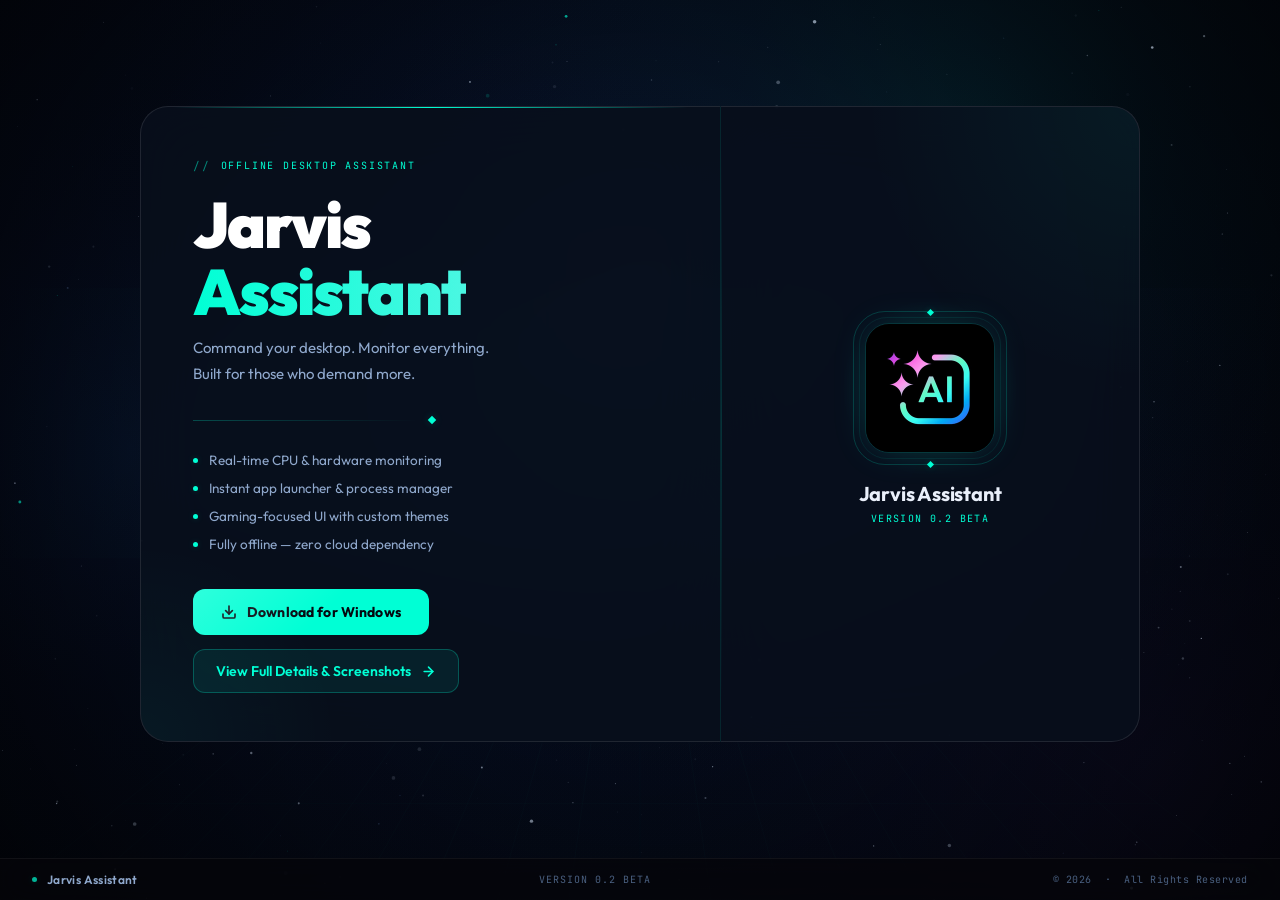
<file: index.html>
<!DOCTYPE html>
<html lang="en">
<head>
<meta charset="UTF-8">
<meta name="viewport" content="width=device-width, initial-scale=1.0">
<title>Jarvis Assistant</title>
<link href="https://fonts.googleapis.com/css2?family=Outfit:wght@300;400;500;600;700;800;900&family=JetBrains+Mono:wght@400;500&display=swap" rel="stylesheet">
<style>
:root {
  --teal:        #00ffd5;
  --teal-2:      #00c9a7;
  --teal-glow:   rgba(0,255,213,0.18);
  --teal-dim:    rgba(0,255,213,0.08);
  --teal-border: rgba(0,255,213,0.25);
  --bg:          #04080f;
  --bg2:         #080f1c;
  --bg3:         #0d1828;
  --border:      rgba(255,255,255,0.06);
  --border-md:   rgba(255,255,255,0.10);
  --text:        #eaf0fb;
  --text-2:      #8fa8cc;
  --text-3:      #4a6080;
  --font-h:      'Outfit', sans-serif;
  --font-mono:   'JetBrains Mono', monospace;
}
*,*::before,*::after{margin:0;padding:0;box-sizing:border-box}
html{scroll-behavior:smooth}

body {
  background: radial-gradient(ellipse at 50% 0%, #08142e 0%, #020408 60%);
  color: var(--text);
  font-family: var(--font-h);
  min-height: 100vh;
  overflow: hidden;
  display: flex;
  align-items: center;
  justify-content: center;
  padding-bottom: 52px;
}

/* ── GRAIN ── */
body::before {
  content:'';
  position:fixed;inset:0;
  background-image:url("data:image/svg+xml,%3Csvg viewBox='0 0 200 200' xmlns='http://www.w3.org/2000/svg'%3E%3Cfilter id='n'%3E%3CfeTurbulence type='fractalNoise' baseFrequency='0.85' numOctaves='4' stitchTiles='stitch'/%3E%3C/filter%3E%3Crect width='100%25' height='100%25' filter='url(%23n)'/%3E%3C/svg%3E");
  opacity:0.04;z-index:0;pointer-events:none;
}

/* ── CANVAS ── */
#bg-canvas{position:fixed;inset:0;z-index:0;pointer-events:none}

/* ══════════════════════════════════
   SPLIT LAYOUT — left text / right logo
══════════════════════════════════ */
.layout {
  position:relative;z-index:10;
  width:min(1000px, 96vw);
  display:grid;
  grid-template-columns: 1fr 420px;
  gap:0;
  min-height:min(560px, 90vh);
  animation: pageIn .9s cubic-bezier(.22,1,.36,1) both;
}
@keyframes pageIn{
  from{opacity:0;transform:translateY(20px)}
  to{opacity:1;transform:none}
}

/* ── LEFT PANEL ── */
.left {
  padding: 52px 50px 48px 52px;
  display:flex;flex-direction:column;justify-content:center;
  border: 1px solid var(--border-md);
  border-right: none;
  border-radius: 28px 0 0 28px;
  background: rgba(8,15,28,0.88);
  backdrop-filter:blur(30px);
  position:relative;overflow:hidden;
}
.left::before {
  content:'';
  position:absolute;top:0;left:32px;right:32px;height:1px;
  background:linear-gradient(90deg,transparent,var(--teal),transparent);
}
.left::after {
  content:'';
  position:absolute;bottom:0;left:0;
  width:200px;height:200px;
  background:radial-gradient(circle at bottom left,rgba(0,255,213,0.05),transparent 70%);
  pointer-events:none;
}

.eyebrow {
  font-family:var(--font-mono);
  font-size:10px;letter-spacing:.18em;text-transform:uppercase;
  color:var(--teal);opacity:.8;
  margin-bottom:18px;
  display:flex;align-items:center;gap:10px;
  animation: fadeUp .6s .15s both;
}
.eyebrow::before{content:'//';opacity:.5;font-size:11px}

h1 {
  font-family:var(--font-h);
  font-size:clamp(40px,5.5vw,64px);
  font-weight:900;
  letter-spacing:-.03em;
  line-height:1.05;
  margin-bottom:10px;
  animation: fadeUp .6s .22s both;
}
h1 .white{color:#fff}
h1 .teal{
  background:linear-gradient(90deg,var(--teal),#4af7e2);
  -webkit-background-clip:text;-webkit-text-fill-color:transparent;background-clip:text;
}

.tagline {
  font-size:15px;font-weight:400;
  color:var(--text-2);line-height:1.75;
  margin-bottom:30px;
  animation: fadeUp .6s .29s both;
}

/* decorative rule */
.rule {
  display:flex;align-items:center;gap:12px;
  margin-bottom:28px;
  animation: fadeUp .6s .34s both;
}
.rule-line{flex:1;height:1px;background:linear-gradient(to right,rgba(0,255,213,0.25),transparent)}
.rule-diamond {
  width:6px;height:6px;
  background:var(--teal);
  transform:rotate(45deg);
  flex-shrink:0;
  box-shadow:0 0 8px var(--teal-glow);
}

/* feature list */
.features {
  display:flex;flex-direction:column;gap:10px;
  margin-bottom:36px;
  animation: fadeUp .6s .38s both;
}
.feat-item {
  display:flex;align-items:center;gap:11px;
  font-size:13.5px;color:var(--text-2);font-weight:400;
}
.feat-item::before {
  content:'';width:5px;height:5px;border-radius:50%;
  background:var(--teal);flex-shrink:0;
  box-shadow:0 0 6px var(--teal-glow);
}

/* download button */
.dl-btn {
  display:inline-flex;align-items:center;gap:10px;
  padding:14px 28px;
  background:var(--teal);
  color:#04080f;
  font-family:var(--font-h);font-size:14px;font-weight:700;
  letter-spacing:.01em;
  border-radius:12px;
  text-decoration:none;
  position:relative;overflow:hidden;
  transition:all .22s;
  align-self:flex-start;
  animation: fadeUp .6s .44s both;
}
.dl-btn::after {
  content:'';
  position:absolute;inset:0;
  background:linear-gradient(135deg,rgba(255,255,255,.18) 0%,transparent 55%);
  pointer-events:none;
}
.dl-btn:hover{
  transform:translateY(-3px);
  box-shadow:0 16px 44px var(--teal-glow),0 0 0 1px var(--teal-2);
}
.dl-btn:active{transform:translateY(0)}
.dl-btn svg{flex-shrink:0;transition:transform .22s}
.dl-btn:hover svg{transform:translateY(2px)}

/* about link */
.about-link {
  margin-top:14px;
  display:inline-flex;align-items:center;gap:10px;
  padding:12px 22px;
  font-family:var(--font-h);font-size:14px;font-weight:600;
  color:var(--teal);
  text-decoration:none;
  border:1px solid var(--teal-border);
  border-radius:12px;
  background:var(--teal-dim);
  transition:all .25s;
  animation: fadeUp .6s .5s both;
  align-self:flex-start;
}
.about-link:hover{
  background:rgba(0,255,213,0.14);
  border-color:rgba(0,255,213,0.5);
  color:#fff;
  transform:translateY(-2px);
  box-shadow:0 8px 28px var(--teal-glow);
}
.about-link svg{transition:transform .25s;flex-shrink:0}
.about-link:hover svg{transform:translateX(4px)}

/* ── RIGHT PANEL ── */
.right {
  border:1px solid var(--border-md);
  border-left:1px solid rgba(0,255,213,0.1);
  border-radius:0 28px 28px 0;
  background:rgba(8,15,28,0.92);
  backdrop-filter:blur(30px);
  display:flex;flex-direction:column;
  align-items:center;justify-content:center;
  position:relative;overflow:hidden;
  padding:48px 40px;
}
.right::before {
  content:'';
  position:absolute;top:40px;bottom:40px;left:0;width:1px;
  background:linear-gradient(to bottom,transparent,rgba(0,255,213,0.15),transparent);
}
.right::after {
  content:'';
  position:absolute;top:0;right:0;
  width:280px;height:280px;
  background:radial-gradient(circle at top right,rgba(0,255,213,0.05),transparent 70%);
  pointer-events:none;
}

/* logo presentation */
.logo-stage {
  position:relative;
  width:130px;height:130px;
  margin-bottom:28px;
  animation: logoIn 1s .2s cubic-bezier(.22,1,.36,1) both;
}
@keyframes logoIn{
  from{opacity:0;transform:scale(0.75) rotate(-12deg)}
  to{opacity:1;transform:none}
}
.logo-glow {
  position:absolute;inset:-24px;border-radius:50%;
  background:radial-gradient(circle,rgba(0,255,213,0.12),transparent 70%);
  animation:breathe 4s ease-in-out infinite;
}
@keyframes breathe{
  0%,100%{transform:scale(1);opacity:.7}
  50%{transform:scale(1.12);opacity:1}
}
.logo-ring-outer {
  position:absolute;inset:-12px;border-radius:32px;
  border:1px solid rgba(0,255,213,0.18);
  animation:spinSlow 18s linear infinite;
}
.logo-ring-outer::before,
.logo-ring-outer::after {
  content:'';
  position:absolute;width:5px;height:5px;
  background:var(--teal);transform:rotate(45deg);
  box-shadow:0 0 7px var(--teal-glow);
}
.logo-ring-outer::before{top:-2.5px;left:50%;margin-left:-2.5px}
.logo-ring-outer::after{bottom:-2.5px;left:50%;margin-left:-2.5px}
@keyframes spinSlow{to{transform:rotate(360deg)}}
.logo-ring-inner {
  position:absolute;inset:-6px;border-radius:28px;
  border:1px solid rgba(0,255,213,0.08);
  animation:spinSlow 10s linear infinite reverse;
}
.logo-img {
  width:130px;height:130px;border-radius:24px;
  object-fit:cover;
  border:1px solid rgba(0,255,213,0.15);
  position:relative;z-index:2;
  box-shadow:0 0 36px rgba(0,255,213,0.1),inset 0 1px 0 rgba(255,255,255,0.06);
}
.logo-fallback {
  width:130px;height:130px;border-radius:24px;
  background:linear-gradient(135deg,rgba(0,255,213,.12),rgba(37,99,235,.08));
  border:1px solid rgba(0,255,213,0.15);
  display:flex;align-items:center;justify-content:center;
  font-family:var(--font-h);font-size:52px;font-weight:900;
  color:var(--teal);position:relative;z-index:2;
}

/* product name under logo */
.product-name {
  font-family:var(--font-h);font-size:20px;font-weight:700;
  letter-spacing:-.01em;color:var(--text);
  margin-bottom:6px;text-align:center;
  animation: fadeUp .6s .4s both;
}
.product-ver {
  font-family:var(--font-mono);font-size:10px;
  letter-spacing:.14em;text-transform:uppercase;
  color:var(--teal);opacity:.7;
  text-align:center;
  animation: fadeUp .6s .46s both;
}

/* ── FOOTER ── */
.footer {
  position:fixed;bottom:0;left:0;right:0;
  z-index:20;
  display:flex;align-items:center;justify-content:space-between;
  padding:13px 32px;
  background:rgba(6,6,10,0.72);
  backdrop-filter:blur(16px);
  border-top:1px solid rgba(255,255,255,0.05);
}
.footer-left {
  display:flex;align-items:center;gap:10px;
}
.footer-dot {
  width:5px;height:5px;border-radius:50%;
  background:var(--teal);opacity:.7;
  box-shadow:0 0 6px var(--teal-glow);
}
.footer-brand {
  font-family:var(--font-body);font-size:12px;font-weight:600;
  color:var(--text-2);letter-spacing:.03em;
}
.footer-center {
  font-family:var(--font-mono);font-size:10px;
  letter-spacing:.1em;text-transform:uppercase;
  color:var(--text-3);
}
.footer-right {
  font-family:var(--font-mono);font-size:10px;
  color:var(--text-3);letter-spacing:.05em;
}

@keyframes fadeUp{
  from{opacity:0;transform:translateY(12px)}
  to{opacity:1;transform:none}
}

/* ── RESPONSIVE ── */
@media(max-width:760px){
  .layout{grid-template-columns:1fr;min-height:auto;max-height:95vh;overflow-y:auto}
  .left{border-right:1px solid var(--border-md);border-bottom:none;border-radius:24px 24px 0 0;padding:40px 28px 32px}
  .right{border-left:1px solid var(--border-md);border-radius:0 0 24px 24px;padding:36px 28px 40px}
  .right::before{display:none}
  .dl-btn{align-self:stretch;justify-content:center}
  .about-link{align-self:stretch;justify-content:center}
  .footer-center{display:none}
}
</style>
</head>
<body>

<canvas id="bg-canvas"></canvas>

<div class="layout">

  <!-- ══ LEFT — HERO TEXT ══ -->
  <div class="left">

    <div class="eyebrow">Offline Desktop Assistant</div>

    <h1>
      <span class="white">Jarvis</span><br>
      <span class="teal">Assistant</span>
    </h1>

    <p class="tagline">Command your desktop. Monitor everything.<br>Built for those who demand more.</p>

    <div class="rule">
      <div class="rule-line"></div>
      <div class="rule-diamond"></div>
      <div class="rule-line" style="background:linear-gradient(to left,var(--gold-border),transparent)"></div>
    </div>

    <div class="features">
      <div class="feat-item">Real-time CPU & hardware monitoring</div>
      <div class="feat-item">Instant app launcher &amp; process manager</div>
      <div class="feat-item">Gaming-focused UI with custom themes</div>
      <div class="feat-item">Fully offline — zero cloud dependency</div>
    </div>

    <a class="dl-btn"
       href="https://github.com/sutharvandan999/jarvis-assistant1/releases/download/v0.1/Jarvis.Assistant.exe">
      <svg width="16" height="16" viewBox="0 0 24 24" fill="none" stroke="currentColor" stroke-width="2.5" stroke-linecap="round" stroke-linejoin="round">
        <path d="M21 15v4a2 2 0 01-2 2H5a2 2 0 01-2-2v-4"/>
        <polyline points="7 10 12 15 17 10"/>
        <line x1="12" y1="15" x2="12" y2="3"/>
      </svg>
      Download for Windows
    </a>

    <a class="about-link" href="about.html">
      View Full Details &amp; Screenshots
      <svg width="15" height="15" viewBox="0 0 24 24" fill="none" stroke="currentColor" stroke-width="2.5" stroke-linecap="round" stroke-linejoin="round">
        <line x1="5" y1="12" x2="19" y2="12"/><polyline points="12 5 19 12 12 19"/>
      </svg>
    </a>

  </div>

  <!-- ══ RIGHT — LOGO + STATS ══ -->
  <div class="right">

    <div class="logo-stage">
      <div class="logo-glow"></div>
      <div class="logo-ring-outer"></div>
      <div class="logo-ring-inner"></div>
      <img class="logo-img" src="assets/jarvis.ico" alt="Jarvis"
           onerror="this.style.display='none';this.nextElementSibling.style.display='flex'">
      <div class="logo-fallback" style="display:none">J</div>
    </div>

    <div class="product-name">Jarvis Assistant</div>
    <div class="product-ver">Version 0.2 Beta</div>



  </div>

</div>

<footer class="footer">
  <div class="footer-left">
    <div class="footer-dot"></div>
    <span class="footer-brand">Jarvis Assistant</span>
  </div>
  <div class="footer-center">Version 0.2 Beta</div>
  <div class="footer-right">© 2026 &nbsp;·&nbsp; All Rights Reserved</div>
</footer>

<script>
const cv=document.getElementById('bg-canvas'),cx=cv.getContext('2d');
let W,H;
const resize=()=>{W=cv.width=innerWidth;H=cv.height=innerHeight;buildNebula();buildStars();};
window.addEventListener('resize',resize);

let nebCv,nebCx;
function buildNebula(){
  nebCv=document.createElement('canvas');nebCv.width=W;nebCv.height=H;
  nebCx=nebCv.getContext('2d');
  const base=nebCx.createRadialGradient(W*.5,H*.3,0,W*.5,H*.3,W*.85);
  base.addColorStop(0,'rgba(8,20,46,1)');base.addColorStop(.4,'rgba(5,12,28,1)');base.addColorStop(1,'rgba(2,4,10,1)');
  nebCx.fillStyle=base;nebCx.fillRect(0,0,W,H);
  const n1=nebCx.createRadialGradient(W*.75,H*.15,0,W*.75,H*.15,W*.45);
  n1.addColorStop(0,'rgba(0,255,213,0.09)');n1.addColorStop(.4,'rgba(0,180,150,0.04)');n1.addColorStop(1,'rgba(0,100,90,0)');
  nebCx.fillStyle=n1;nebCx.fillRect(0,0,W,H);
  const n2=nebCx.createRadialGradient(W*.1,H*.5,0,W*.1,H*.5,W*.55);
  n2.addColorStop(0,'rgba(37,99,235,0.1)');n2.addColorStop(.35,'rgba(20,50,160,0.05)');n2.addColorStop(1,'rgba(10,20,80,0)');
  nebCx.fillStyle=n2;nebCx.fillRect(0,0,W,H);
  const n3=nebCx.createRadialGradient(W*.9,H*.85,0,W*.9,H*.85,W*.4);
  n3.addColorStop(0,'rgba(120,60,220,0.07)');n3.addColorStop(.5,'rgba(80,30,160,0.03)');n3.addColorStop(1,'rgba(40,10,80,0)');
  nebCx.fillStyle=n3;nebCx.fillRect(0,0,W,H);
  const aurora=nebCx.createLinearGradient(0,H*.38,W,H*.55);
  aurora.addColorStop(0,'rgba(0,255,213,0)');aurora.addColorStop(.2,'rgba(0,255,213,0.025)');
  aurora.addColorStop(.5,'rgba(0,180,150,0.04)');aurora.addColorStop(.8,'rgba(37,99,235,0.025)');aurora.addColorStop(1,'rgba(37,99,235,0)');
  nebCx.fillStyle=aurora;nebCx.fillRect(0,H*.32,W,H*.3);
  const gx=W*.5,gy=H*.44;
  nebCx.save();nebCx.strokeStyle='rgba(0,255,213,0.028)';nebCx.lineWidth=0.8;
  for(let i=0;i<=18;i++){const bx=(i/18)*W;nebCx.beginPath();nebCx.moveTo(gx,gy);nebCx.lineTo(bx,H);nebCx.stroke();}
  for(let r=0;r<10;r++){const t=Math.pow(r/9,1.8);const ly=gy+(H-gy)*t;const lx0=gx-(gx)*t,lx1=gx+(W-gx)*t;nebCx.beginPath();nebCx.moveTo(lx0,ly);nebCx.lineTo(lx1,ly);nebCx.stroke();}
  nebCx.restore();
  const vig=nebCx.createRadialGradient(W/2,H/2,H*.18,W/2,H/2,H*.95);
  vig.addColorStop(0,'rgba(0,0,0,0)');vig.addColorStop(1,'rgba(0,0,0,0.68)');
  nebCx.fillStyle=vig;nebCx.fillRect(0,0,W,H);
}

const LAYERS=[{count:300,rMin:.2,rMax:.6,aMax:.45,spd:.008},{count:130,rMin:.5,rMax:1.1,aMax:.65,spd:.012},{count:50,rMin:.9,rMax:1.9,aMax:.9,spd:.018}];
let sf=[];
function buildStars(){
  sf=[];
  LAYERS.forEach(l=>{
    for(let i=0;i<l.count;i++){
      const r=Math.random();
      sf.push({x:Math.random()*W,y:Math.random()*H,r:l.rMin+Math.random()*(l.rMax-l.rMin),ba:(0.2+Math.random()*.8)*l.aMax,ph:Math.random()*Math.PI*2,sp:l.spd*(0.5+Math.random()),c:r<.08?'0,255,213':r<.14?'150,190,255':'220,235,255'});
    }
  });
}
let tick=0;
function drawStars(){
  tick+=.016;
  sf.forEach(s=>{const a=s.ba*(0.5+0.5*Math.sin(s.ph+tick*s.sp));cx.beginPath();cx.arc(s.x,s.y,s.r,0,Math.PI*2);cx.fillStyle=`rgba(${s.c},${a})`;cx.fill();});
}

const ANG=35,RAD=ANG*Math.PI/180,CS=Math.cos(RAD),SN=Math.sin(RAD);
class SS{
  constructor(){this.alive=false}
  spawn(){
    this.alive=true;
    const e=Math.random();
    if(e<.7){this.x=Math.random()*W*1.4-W*.2;this.y=-10;}
    else{this.x=-10;this.y=Math.random()*H*.5;}
    this.spd=Math.random()*14+10;this.len=Math.random()*180+80;
    this.w=Math.random()*1.5+0.6;this.life=0;this.ml=Math.floor((this.len+W)/this.spd)+20;
    const r=Math.random();this.col=r<.55?'210,240,255':r<.85?'0,255,213':'120,160,255';
  }
  tick(){if(!this.alive)return;this.x+=this.spd*CS;this.y+=this.spd*SN;this.life++;if(this.x>W+60||this.y>H+60||this.life>this.ml)this.alive=false;}
  draw(){
    if(!this.alive)return;
    const p=this.life/this.ml,a=Math.sin(p*Math.PI);
    const tx=this.x-CS*this.len,ty=this.y-SN*this.len;
    const g=cx.createLinearGradient(tx,ty,this.x,this.y);
    g.addColorStop(0,`rgba(${this.col},0)`);g.addColorStop(.3,`rgba(${this.col},${a*.15})`);g.addColorStop(1,`rgba(${this.col},${a})`);
    cx.save();cx.beginPath();cx.moveTo(tx,ty);cx.lineTo(this.x,this.y);cx.strokeStyle=g;cx.lineWidth=this.w;cx.lineCap='round';cx.stroke();
    const fl=cx.createRadialGradient(this.x,this.y,0,this.x,this.y,this.w*3);
    fl.addColorStop(0,`rgba(255,255,255,${a*.9})`);fl.addColorStop(.4,`rgba(${this.col},${a*.5})`);fl.addColorStop(1,`rgba(${this.col},0)`);
    cx.beginPath();cx.arc(this.x,this.y,this.w*3,0,Math.PI*2);cx.fillStyle=fl;cx.fill();cx.restore();
  }
}
const pool=Array.from({length:6},()=>new SS());
let nextS=Date.now()+Math.random()*2000+800;
function maybeSpawn(){const now=Date.now();if(now<nextS)return;const s=pool.find(s=>!s.alive);if(s)s.spawn();nextS=now+Math.random()*3700+800;}

resize();
function loop(){
  cx.clearRect(0,0,W,H);
  cx.drawImage(nebCv,0,0);
  drawStars();maybeSpawn();
  pool.forEach(s=>{s.tick();s.draw();});
  requestAnimationFrame(loop);
}
loop();
</script>
</body>
</html>
</file>
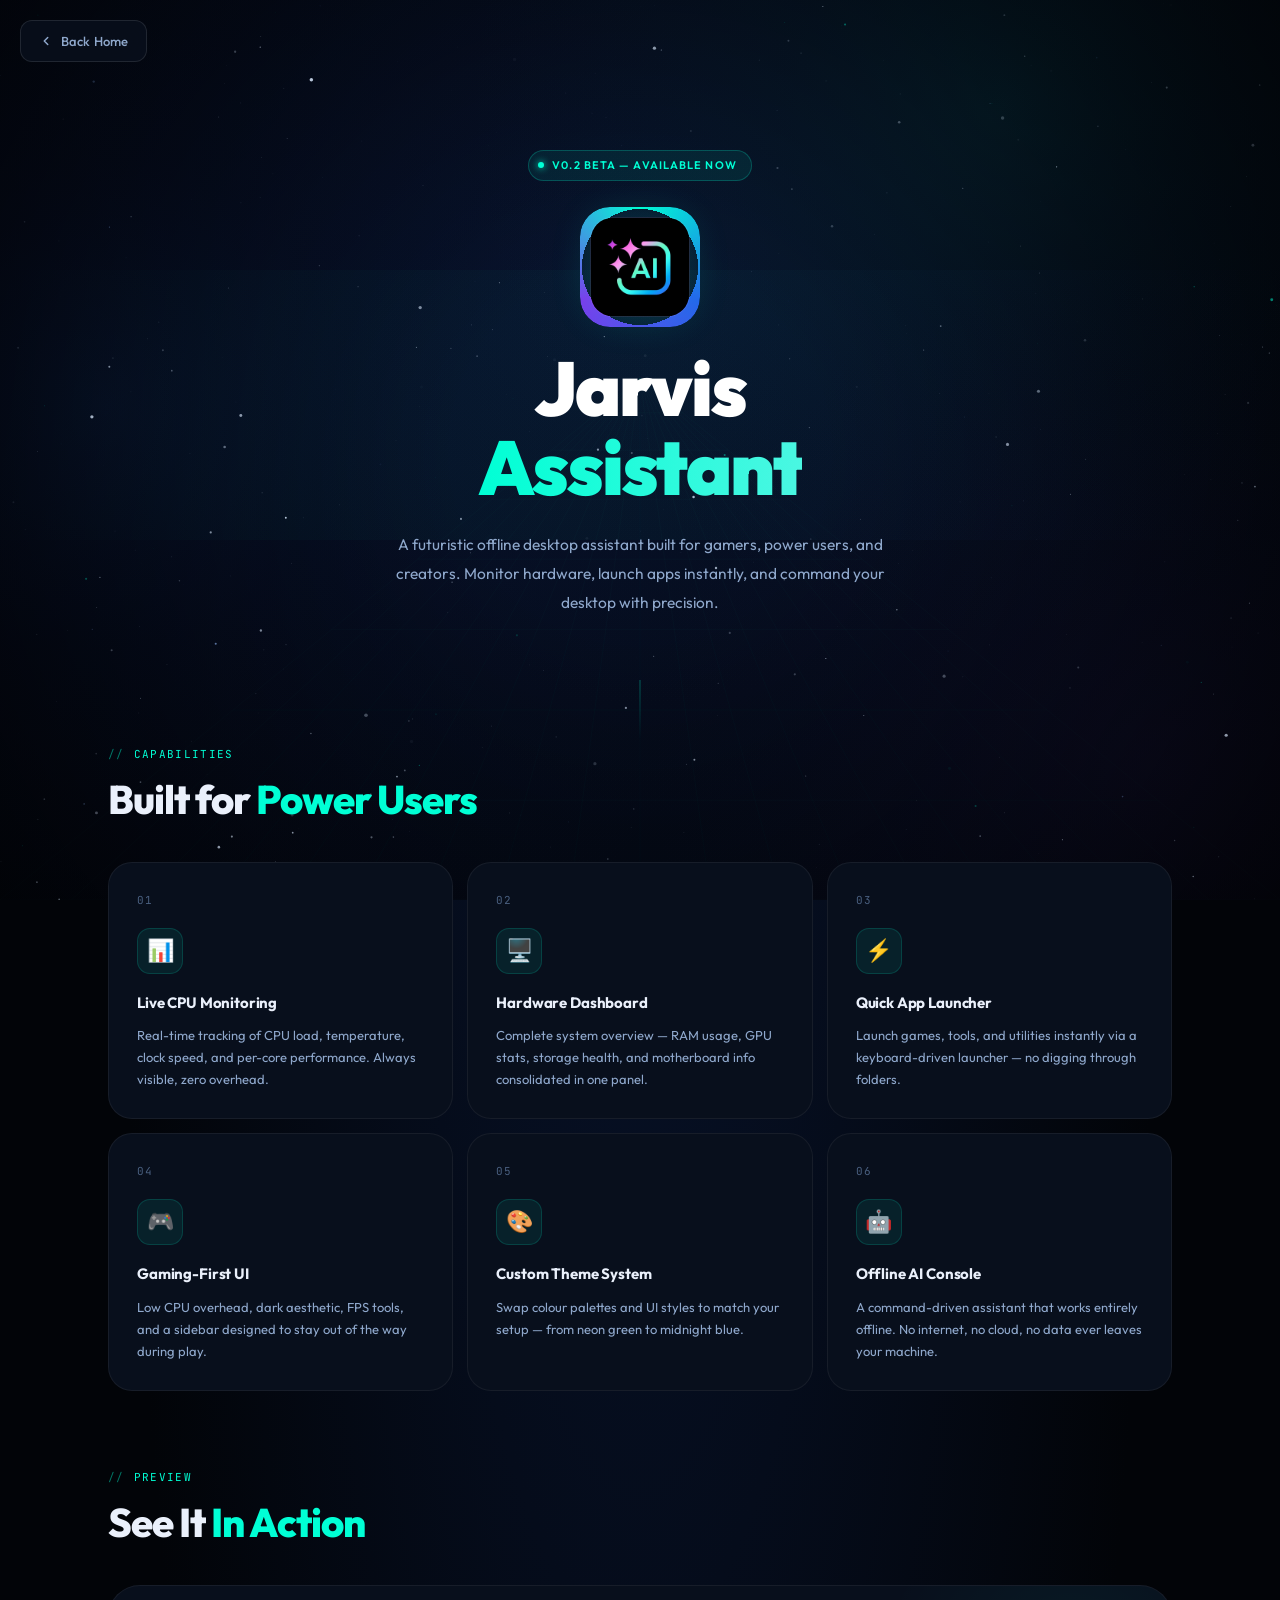
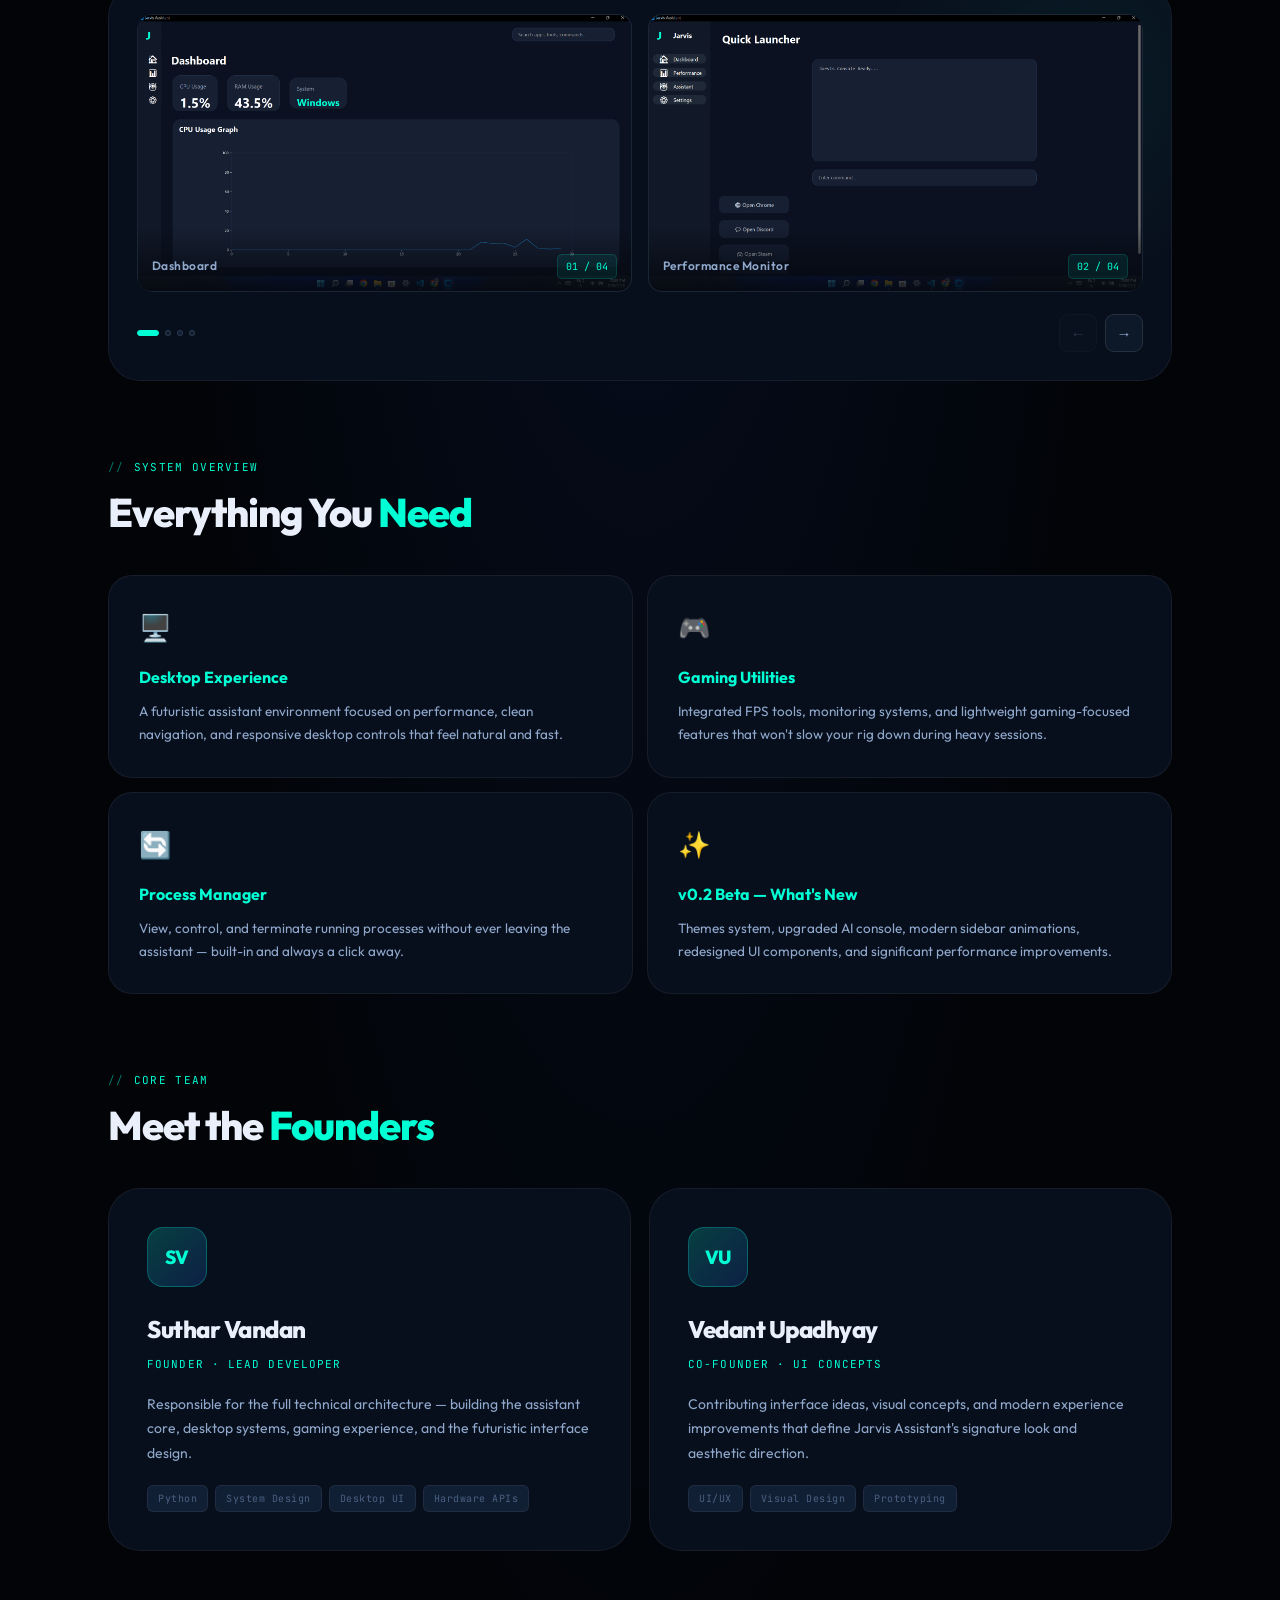
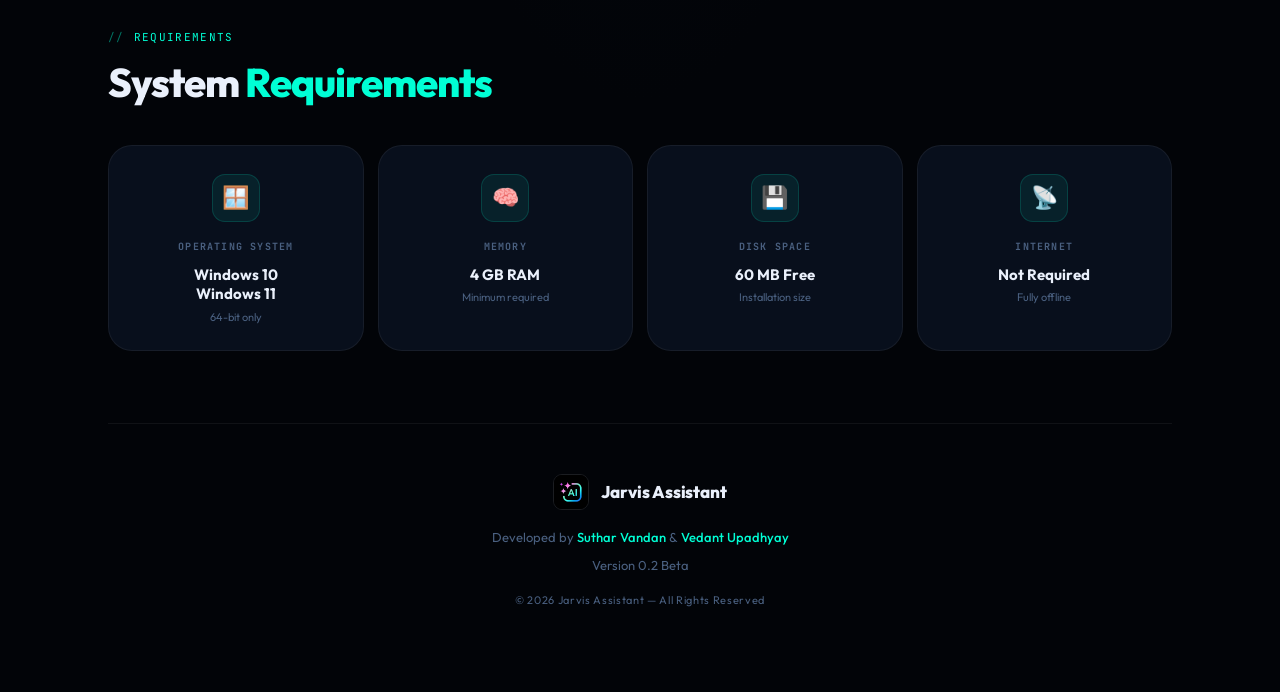
<file: about.html>
<!DOCTYPE html>
<html lang="en">
<head>
<meta charset="UTF-8">
<meta name="viewport" content="width=device-width, initial-scale=1.0">
<title>Jarvis Assistant — About</title>
<link href="https://fonts.googleapis.com/css2?family=Outfit:wght@300;400;500;600;700;800;900&family=JetBrains+Mono:wght@400;500&display=swap" rel="stylesheet">
<style>
:root {
  --teal: #00ffd5;
  --teal-2: #00c9a7;
  --blue: #2563eb;
  --teal-glow: rgba(0,255,213,0.18);
  --teal-dim: rgba(0,255,213,0.08);
  --blue-dim: rgba(37,99,235,0.12);
  --bg:   #04080f;
  --bg2:  #080f1c;
  --bg3:  #0d1828;
  --bg4:  #111f35;
  --border:       rgba(255,255,255,0.06);
  --border-md:    rgba(255,255,255,0.10);
  --border-teal:  rgba(0,255,213,0.35);
  --text:       #eaf0fb;
  --text-2:     #8fa8cc;
  --text-3:     #4a6080;
  --font-h: 'Outfit', sans-serif;
  --font-mono: 'JetBrains Mono', monospace;
  --r: 16px;
  --r-lg: 24px;
  --r-xl: 32px;
}
*,*::before,*::after{margin:0;padding:0;box-sizing:border-box}
html{scroll-behavior:smooth}
body{
  background:radial-gradient(ellipse at 50% 0%, #08142e 0%, #020408 60%);
  color:var(--text);
  font-family:var(--font-h);
  font-size:15px;
  line-height:1.7;
  overflow-x:hidden;
  min-height:100vh;
}

/* ── NOISE GRAIN OVERLAY ── */
body::before{
  content:'';
  position:fixed;inset:0;
  background-image:url("data:image/svg+xml,%3Csvg viewBox='0 0 256 256' xmlns='http://www.w3.org/2000/svg'%3E%3Cfilter id='noise'%3E%3CfeTurbulence type='fractalNoise' baseFrequency='0.9' numOctaves='4' stitchTiles='stitch'/%3E%3C/filter%3E%3Crect width='100%25' height='100%25' filter='url(%23noise)'/%3E%3C/svg%3E");
  opacity:0.038;
  z-index:0;
  pointer-events:none;
}

/* ── CANVAS ── */
#bg-canvas{position:fixed;inset:0;z-index:0;pointer-events:none}

/* ── BACK BTN ── */
.back-btn{
  position:fixed;top:20px;left:20px;z-index:9999;
  display:inline-flex;align-items:center;gap:8px;
  padding:9px 18px;
  background:rgba(8,15,28,0.88);
  backdrop-filter:blur(20px);
  border:1px solid var(--border-md);
  color:var(--text-2);
  text-decoration:none;
  border-radius:12px;
  font-family:var(--font-h);font-size:13px;font-weight:500;
  transition:all .25s;letter-spacing:.01em;
}
.back-btn:hover{background:var(--teal);color:#04080f;border-color:transparent;transform:translateY(-2px);box-shadow:0 8px 28px var(--teal-glow)}
.back-btn .arrow{transition:transform .25s}
.back-btn:hover .arrow{transform:translateX(-3px)}

/* ── PAGE ── */
.page{position:relative;z-index:1;max-width:1120px;margin:0 auto;padding:80px 28px 50px}

/* ── HERO ── */
.hero{
  text-align:center;padding:70px 20px 80px;
  position:relative;
}
.hero::after{
  content:'';
  position:absolute;bottom:0;left:50%;transform:translateX(-50%);
  width:1px;height:60px;
  background:linear-gradient(to bottom,var(--border-teal),transparent);
}

/* pill badge */
.badge{
  display:inline-flex;align-items:center;gap:8px;
  padding:5px 14px 5px 9px;
  background:var(--teal-dim);
  border:1px solid rgba(0,255,213,0.22);
  border-radius:999px;
  font-size:11px;letter-spacing:.1em;text-transform:uppercase;
  color:var(--teal);font-weight:600;margin-bottom:36px;
}
.badge-dot{
  width:6px;height:6px;border-radius:50%;
  background:var(--teal);box-shadow:0 0 7px var(--teal);
  animation:blink 2.4s ease-in-out infinite;
}
@keyframes blink{0%,100%{opacity:1}50%{opacity:.35}}

/* logo */
.logo-wrap{
  position:relative;width:100px;height:100px;
  margin:0 auto 32px;
}
.logo-wrap img{
  width:100px;height:100px;border-radius:22px;
  object-fit:cover;
  border:1px solid var(--border-md);
  position:relative;z-index:2;
  box-shadow:0 0 40px rgba(0,255,213,.15);
}
.logo-ring{
  position:absolute;inset:-10px;border-radius:30px;
  background:conic-gradient(from 0deg, var(--teal), #2563eb, #7c3aed, var(--teal));
  animation:spin 6s linear infinite;
  border-radius:30px;
  z-index:1;
  -webkit-mask:radial-gradient(farthest-side, transparent calc(100% - 2px), white calc(100% - 2px));
  mask:radial-gradient(farthest-side, transparent calc(100% - 2px), white calc(100% - 2px));
}
@keyframes spin{to{transform:rotate(360deg)}}

.hero h1{
  font-family:var(--font-h);
  font-size:clamp(42px,6.5vw,76px);
  font-weight:900;
  letter-spacing:-.03em;
  line-height:1.05;
  margin-bottom:22px;
}
.hero h1 .white{color:#fff}
.hero h1 .teal{
  background:linear-gradient(90deg,var(--teal),#4af7e2);
  -webkit-background-clip:text;-webkit-text-fill-color:transparent;background-clip:text;
}
.hero-desc{
  max-width:520px;margin:0 auto 44px;
  color:var(--text-2);font-size:15.5px;font-weight:400;line-height:1.85;
}




/* ── SECTION HEAD ── */
.sh{margin-bottom:40px}
.sh-tag{
  display:inline-flex;align-items:center;gap:9px;
  font-family:var(--font-mono);font-size:11px;
  color:var(--teal);letter-spacing:.12em;text-transform:uppercase;
  margin-bottom:12px;
}
.sh-tag::before{content:'//';opacity:.45}
.sh h2{
  font-family:var(--font-h);
  font-size:clamp(26px,3.8vw,40px);
  font-weight:800;letter-spacing:-.025em;
  color:var(--text);line-height:1.15;
}
.sh h2 em{font-style:normal;color:var(--teal)}

/* ── FEATURES ── */
.features-sec{margin-bottom:72px}
.feat-grid{
  display:grid;
  grid-template-columns:repeat(3,1fr);
  gap:14px;
}
.feat{
  background:var(--bg2);
  border:1px solid var(--border);
  border-radius:var(--r-lg);
  padding:28px;
  transition:all .3s;
  position:relative;overflow:hidden;
  cursor:default;
}
.feat::before{
  content:'';
  position:absolute;top:0;left:0;right:0;height:1.5px;
  background:linear-gradient(90deg,transparent 0%,var(--teal) 50%,transparent 100%);
  transform:scaleX(0);transform-origin:center;
  transition:transform .35s;
}
.feat:hover{border-color:rgba(0,255,213,.25);background:var(--bg3);transform:translateY(-5px);box-shadow:0 20px 50px rgba(0,0,0,.5)}
.feat:hover::before{transform:scaleX(1)}
.feat-num{
  font-family:var(--font-mono);font-size:11px;
  color:var(--text-3);letter-spacing:.1em;margin-bottom:18px;
}
.feat-ico{
  width:46px;height:46px;border-radius:13px;
  background:var(--teal-dim);border:1px solid rgba(0,255,213,.15);
  display:flex;align-items:center;justify-content:center;
  font-size:22px;margin-bottom:16px;
}
.feat h3{
  font-family:var(--font-h);font-size:15px;font-weight:700;
  color:var(--text);margin-bottom:9px;letter-spacing:-.01em;
}
.feat p{font-size:13px;color:var(--text-2);line-height:1.7}

/* ── GALLERY ── */
.gallery-sec{margin-bottom:72px}
.gallery-shell{
  background:var(--bg2);
  border:1px solid var(--border);
  border-radius:var(--r-xl);
  padding:28px;
  position:relative;overflow:hidden;
}
.gallery-shell::before{
  content:'';
  position:absolute;top:-100px;right:-100px;
  width:400px;height:400px;border-radius:50%;
  background:radial-gradient(circle,rgba(0,255,213,.06),transparent 70%);
  pointer-events:none;
}
.g-viewport{overflow:hidden;border-radius:16px;margin-bottom:22px}
.g-track{
  display:flex;gap:16px;
  transition:transform .42s cubic-bezier(.4,0,.2,1);
}
.g-slide{
  flex:0 0 calc(50% - 8px);
  position:relative;border-radius:14px;overflow:hidden;
  aspect-ratio:16/9;cursor:pointer;
  border:1px solid var(--border);background:var(--bg3);
  transition:all .3s;
}
.g-slide:hover{border-color:rgba(0,255,213,.3);box-shadow:0 0 30px rgba(0,255,213,.08)}
.g-slide img{width:100%;height:100%;object-fit:cover;display:block;transition:transform .4s}
.g-slide:hover img{transform:scale(1.04)}
.g-slide-info{
  position:absolute;bottom:0;left:0;right:0;
  padding:28px 14px 12px;
  background:linear-gradient(transparent,rgba(4,8,15,.92));
  display:flex;align-items:center;justify-content:space-between;
}
.g-slide-lbl{font-size:12px;font-weight:600;color:var(--text-2);letter-spacing:.04em}
.g-slide-tag{
  font-family:var(--font-mono);font-size:10px;
  color:var(--teal);background:var(--teal-dim);
  padding:3px 8px;border-radius:5px;
  border:1px solid rgba(0,255,213,.15);
}
.g-footer{display:flex;align-items:center;justify-content:space-between}
.g-dots{display:flex;gap:6px;align-items:center}
.g-dot{
  height:6px;border-radius:3px;
  background:var(--bg4);border:1px solid var(--border-md);
  cursor:pointer;transition:all .28s;
}
.g-dot.on{background:var(--teal);border-color:var(--teal);width:22px}
.g-dot:not(.on){width:6px}
.g-arrows{display:flex;gap:8px}
.g-btn{
  width:38px;height:38px;border-radius:9px;
  background:var(--bg3);border:1px solid var(--border-md);
  color:var(--text-2);font-size:15px;
  cursor:pointer;display:flex;align-items:center;justify-content:center;
  transition:all .22s;
}
.g-btn:hover{background:var(--teal);color:#04080f;border-color:transparent;box-shadow:0 4px 16px var(--teal-glow)}
.g-btn:disabled{opacity:.25;pointer-events:none}

/* ── ABOUT 4-BOX ── */
.about-sec{margin-bottom:72px}
.about-grid{
  display:grid;
  grid-template-columns:repeat(2,1fr);
  gap:14px;
}
.abox{
  background:var(--bg2);border:1px solid var(--border);
  border-radius:var(--r-lg);padding:30px;
  transition:all .3s;position:relative;overflow:hidden;
}
.abox::after{
  content:'';position:absolute;bottom:-40px;right:-40px;
  width:120px;height:120px;border-radius:50%;
  background:radial-gradient(circle,var(--teal-dim),transparent 70%);
  opacity:0;transition:opacity .4s;
}
.abox:hover{border-color:rgba(0,255,213,.2);background:var(--bg3);transform:translateY(-4px)}
.abox:hover::after{opacity:1}
.abox-icon{font-size:26px;margin-bottom:14px;display:block}
.abox h4{
  font-family:var(--font-h);font-size:16px;font-weight:700;
  color:var(--teal);margin-bottom:9px;
}
.abox p{font-size:13.5px;color:var(--text-2);line-height:1.72}

/* ── TEAM ── */
.team-sec{margin-bottom:72px}
.team-grid{display:grid;grid-template-columns:repeat(2,1fr);gap:18px}
.team-card{
  background:var(--bg2);border:1px solid var(--border);
  border-radius:var(--r-xl);padding:38px;
  transition:all .35s;position:relative;overflow:hidden;
}
.team-card::before{
  content:'';
  position:absolute;top:0;left:0;right:0;bottom:0;
  background:radial-gradient(ellipse at top left,rgba(0,255,213,.06),transparent 60%);
  opacity:0;transition:opacity .4s;pointer-events:none;
}
.team-card:hover{border-color:var(--border-teal);transform:translateY(-6px);box-shadow:0 30px 70px rgba(0,0,0,.6)}
.team-card:hover::before{opacity:1}
.team-av{
  width:60px;height:60px;border-radius:16px;
  background:linear-gradient(135deg,rgba(0,255,213,.2),rgba(37,99,235,.2));
  border:1px solid rgba(0,255,213,.25);
  display:flex;align-items:center;justify-content:center;
  font-family:var(--font-h);font-size:19px;font-weight:800;color:var(--teal);
  margin-bottom:22px;letter-spacing:-.01em;
}
.team-card h3{
  font-family:var(--font-h);font-size:24px;font-weight:800;
  color:var(--text);margin-bottom:5px;letter-spacing:-.02em;
}
.team-role{
  font-family:var(--font-mono);font-size:11px;
  color:var(--teal);letter-spacing:.1em;text-transform:uppercase;
  margin-bottom:18px;
}
.team-card p{font-size:14px;color:var(--text-2);line-height:1.75}
.team-tags{display:flex;flex-wrap:wrap;gap:7px;margin-top:20px}
.ttag{
  font-family:var(--font-mono);font-size:10px;
  padding:4px 10px;border-radius:6px;
  background:var(--bg4);border:1px solid var(--border);
  color:var(--text-3);letter-spacing:.05em;
}

/* ── REQUIREMENTS ── */
.req-sec{margin-bottom:72px}
.req-grid{
  display:grid;grid-template-columns:repeat(4,1fr);gap:14px;
}
.req{
  background:var(--bg2);border:1px solid var(--border);
  border-radius:var(--r-lg);padding:28px 20px 24px;
  text-align:center;transition:all .3s;position:relative;overflow:hidden;
}
.req::before{
  content:'';
  position:absolute;bottom:0;left:0;right:0;height:2px;
  background:linear-gradient(90deg,transparent,var(--teal),transparent);
  transform:scaleX(0);transform-origin:center;
  transition:transform .3s;
}
.req:hover{border-color:rgba(0,255,213,.22);background:var(--bg3);transform:translateY(-5px)}
.req:hover::before{transform:scaleX(1)}
.req-icon{
  width:48px;height:48px;border-radius:13px;
  background:var(--teal-dim);border:1px solid rgba(0,255,213,.15);
  display:flex;align-items:center;justify-content:center;
  font-size:22px;margin:0 auto 16px;
}
.req h4{
  font-family:var(--font-mono);font-size:10px;
  color:var(--text-3);letter-spacing:.12em;text-transform:uppercase;
  margin-bottom:10px;
}
.req-val{
  font-family:var(--font-h);font-size:15px;font-weight:700;
  color:var(--text);line-height:1.3;
}
.req-sub{font-size:11px;color:var(--text-3);margin-top:4px}

/* ── DIVIDER LINE ── */
.line-div{
  height:1px;
  background:linear-gradient(to right,transparent,var(--border-md),transparent);
  margin:0 0 72px;
}

/* ── FOOTER ── */
.footer{
  border-top:1px solid var(--border);
  padding:50px 0 30px;text-align:center;
}
.footer-brand{
  display:flex;align-items:center;justify-content:center;
  gap:12px;margin-bottom:14px;
}
.footer-brand img{width:36px;height:36px;border-radius:9px;border:1px solid var(--border-md)}
.footer-brand span{font-family:var(--font-h);font-size:17px;font-weight:800;color:var(--text);letter-spacing:-.01em}
.footer p{font-size:13px;color:var(--text-3);line-height:2.1}
.footer .hl{color:var(--teal);font-weight:500}

/* ── FULLSCREEN VIEWER ── */
#viewer{
  position:fixed;inset:0;
  background:rgba(2,5,12,.97);backdrop-filter:blur(16px);
  display:none;align-items:center;justify-content:center;
  z-index:99999;
}
#viewer.open{display:flex}
#vi-img{
  max-width:88vw;max-height:88vh;
  object-fit:contain;border-radius:10px;
  border:1px solid var(--border-md);
  box-shadow:0 50px 120px rgba(0,0,0,.9);
}
.vi-ctrl{
  position:fixed;top:50%;transform:translateY(-50%);
  width:50px;height:50px;border-radius:50%;
  background:rgba(8,15,28,.85);backdrop-filter:blur(10px);
  border:1px solid var(--border-md);color:var(--text);
  font-size:20px;cursor:pointer;
  display:flex;align-items:center;justify-content:center;
  transition:all .22s;z-index:100000;
}
.vi-ctrl:hover{background:var(--teal);color:#04080f;border-color:transparent}
#vi-prev{left:14px}
#vi-next{right:14px}
#vi-close{
  position:fixed;top:14px;right:14px;
  width:42px;height:42px;border-radius:11px;
  background:rgba(8,15,28,.85);backdrop-filter:blur(10px);
  border:1px solid var(--border-md);color:var(--text);
  font-size:16px;cursor:pointer;
  display:flex;align-items:center;justify-content:center;
  transition:all .22s;z-index:100000;
}
#vi-close:hover{background:#e53e5e;border-color:transparent}
.vi-cap{
  position:fixed;bottom:22px;left:50%;transform:translateX(-50%);
  padding:7px 18px;
  background:rgba(8,15,28,.85);backdrop-filter:blur(10px);
  border:1px solid var(--border-md);border-radius:9px;
  font-size:12px;color:var(--text-2);white-space:nowrap;
  font-family:var(--font-mono);
}

/* ── SCROLL REVEAL ── */
.reveal{opacity:0;transform:translateY(26px);transition:opacity .65s ease,transform .65s ease}
.reveal.in{opacity:1;transform:none}

/* ── RESPONSIVE ── */
@media(max-width:900px){
  .feat-grid{grid-template-columns:repeat(2,1fr)}
  .req-grid{grid-template-columns:repeat(2,1fr)}
}
@media(max-width:680px){
  .page{padding:70px 16px 40px}
.feat-grid{grid-template-columns:1fr}
  .about-grid{grid-template-columns:1fr}
  .team-grid{grid-template-columns:1fr}
  .req-grid{grid-template-columns:repeat(2,1fr)}
  .g-slide{flex:0 0 86%}
}
</style>
</head>
<body>

<canvas id="bg-canvas"></canvas>

<a class="back-btn" href="index.html">
  <svg class="arrow" width="14" height="14" viewBox="0 0 24 24" fill="none" stroke="currentColor" stroke-width="2.5" stroke-linecap="round" stroke-linejoin="round"><polyline points="15 18 9 12 15 6"/></svg>
  Back Home
</a>

<div class="page">

  <!-- ═══ HERO ═══ -->
  <section class="hero reveal">
    <div class="badge"><span class="badge-dot"></span>v0.2 Beta &mdash; Available Now</div>
    <div class="logo-wrap">
      <div class="logo-ring"></div>
      <img src="assets/jarvis.ico" alt="Jarvis">
    </div>
    <h1>
      <span class="white">Jarvis</span><br>
      <span class="teal">Assistant</span>
    </h1>
    <p class="hero-desc">A futuristic offline desktop assistant built for gamers, power users, and creators. Monitor hardware, launch apps instantly, and command your desktop with precision.</p>
  </section>

  <!-- ═══ FEATURES ═══ -->
  <section class="features-sec reveal">
    <div class="sh">
      <div class="sh-tag">capabilities</div>
      <h2>Built for <em>Power Users</em></h2>
    </div>
    <div class="feat-grid">
      <div class="feat">
        <div class="feat-num">01</div>
        <div class="feat-ico">📊</div>
        <h3>Live CPU Monitoring</h3>
        <p>Real-time tracking of CPU load, temperature, clock speed, and per-core performance. Always visible, zero overhead.</p>
      </div>
      <div class="feat">
        <div class="feat-num">02</div>
        <div class="feat-ico">🖥️</div>
        <h3>Hardware Dashboard</h3>
        <p>Complete system overview — RAM usage, GPU stats, storage health, and motherboard info consolidated in one panel.</p>
      </div>
      <div class="feat">
        <div class="feat-num">03</div>
        <div class="feat-ico">⚡</div>
        <h3>Quick App Launcher</h3>
        <p>Launch games, tools, and utilities instantly via a keyboard-driven launcher — no digging through folders.</p>
      </div>
      <div class="feat">
        <div class="feat-num">04</div>
        <div class="feat-ico">🎮</div>
        <h3>Gaming-First UI</h3>
        <p>Low CPU overhead, dark aesthetic, FPS tools, and a sidebar designed to stay out of the way during play.</p>
      </div>
      <div class="feat">
        <div class="feat-num">05</div>
        <div class="feat-ico">🎨</div>
        <h3>Custom Theme System</h3>
        <p>Swap colour palettes and UI styles to match your setup — from neon green to midnight blue.</p>
      </div>
      <div class="feat">
        <div class="feat-num">06</div>
        <div class="feat-ico">🤖</div>
        <h3>Offline AI Console</h3>
        <p>A command-driven assistant that works entirely offline. No internet, no cloud, no data ever leaves your machine.</p>
      </div>
    </div>
  </section>

  <!-- ═══ SCREENSHOTS ═══ -->
  <section class="gallery-sec reveal">
    <div class="sh">
      <div class="sh-tag">preview</div>
      <h2>See It <em>In Action</em></h2>
    </div>
    <div class="gallery-shell">
      <div class="g-viewport">
        <div class="g-track" id="g-track">
          <div class="g-slide" onclick="openViewer(0)">
            <img src="screenshot1.png" alt="Dashboard">
            <div class="g-slide-info">
              <span class="g-slide-lbl">Dashboard</span>
              <span class="g-slide-tag">01 / 04</span>
            </div>
          </div>
          <div class="g-slide" onclick="openViewer(1)">
            <img src="screenshot2.png" alt="Performance Monitor">
            <div class="g-slide-info">
              <span class="g-slide-lbl">Performance Monitor</span>
              <span class="g-slide-tag">02 / 04</span>
            </div>
          </div>
          <div class="g-slide" onclick="openViewer(2)">
            <img src="screenshot3.png" alt="Assistant Console">
            <div class="g-slide-info">
              <span class="g-slide-lbl">Assistant Console</span>
              <span class="g-slide-tag">03 / 04</span>
            </div>
          </div>
          <div class="g-slide" onclick="openViewer(3)">
            <img src="screenshot4.png" alt="Settings Panel">
            <div class="g-slide-info">
              <span class="g-slide-lbl">Settings Panel</span>
              <span class="g-slide-tag">04 / 04</span>
            </div>
          </div>
        </div>
      </div>
      <div class="g-footer">
        <div class="g-dots" id="g-dots"></div>
        <div class="g-arrows">
          <button class="g-btn" id="g-prev" onclick="moveG(-1)" disabled>&#8592;</button>
          <button class="g-btn" id="g-next" onclick="moveG(1)">&#8594;</button>
        </div>
      </div>
    </div>
  </section>

  <!-- ═══ ABOUT / OVERVIEW ═══ -->
  <section class="about-sec reveal">
    <div class="sh">
      <div class="sh-tag">system overview</div>
      <h2>Everything You <em>Need</em></h2>
    </div>
    <div class="about-grid">
      <div class="abox">
        <span class="abox-icon">🖥️</span>
        <h4>Desktop Experience</h4>
        <p>A futuristic assistant environment focused on performance, clean navigation, and responsive desktop controls that feel natural and fast.</p>
      </div>
      <div class="abox">
        <span class="abox-icon">🎮</span>
        <h4>Gaming Utilities</h4>
        <p>Integrated FPS tools, monitoring systems, and lightweight gaming-focused features that won't slow your rig down during heavy sessions.</p>
      </div>
      <div class="abox">
        <span class="abox-icon">🔄</span>
        <h4>Process Manager</h4>
        <p>View, control, and terminate running processes without ever leaving the assistant — built-in and always a click away.</p>
      </div>
      <div class="abox">
        <span class="abox-icon">✨</span>
        <h4>v0.2 Beta — What's New</h4>
        <p>Themes system, upgraded AI console, modern sidebar animations, redesigned UI components, and significant performance improvements.</p>
      </div>
    </div>
  </section>

  <!-- ═══ TEAM ═══ -->
  <section class="team-sec reveal">
    <div class="sh">
      <div class="sh-tag">core team</div>
      <h2>Meet the <em>Founders</em></h2>
    </div>
    <div class="team-grid">
      <div class="team-card">
        <div class="team-av">SV</div>
        <h3>Suthar Vandan</h3>
        <div class="team-role">Founder &middot; Lead Developer</div>
        <p>Responsible for the full technical architecture — building the assistant core, desktop systems, gaming experience, and the futuristic interface design.</p>
        <div class="team-tags">
          <span class="ttag">Python</span>
          <span class="ttag">System Design</span>
          <span class="ttag">Desktop UI</span>
          <span class="ttag">Hardware APIs</span>
        </div>
      </div>
      <div class="team-card">
        <div class="team-av">VU</div>
        <h3>Vedant Upadhyay</h3>
        <div class="team-role">Co-Founder &middot; UI Concepts</div>
        <p>Contributing interface ideas, visual concepts, and modern experience improvements that define Jarvis Assistant's signature look and aesthetic direction.</p>
        <div class="team-tags">
          <span class="ttag">UI/UX</span>
          <span class="ttag">Visual Design</span>
          <span class="ttag">Prototyping</span>
        </div>
      </div>
    </div>
  </section>

  <!-- ═══ REQUIREMENTS ═══ -->
  <section class="req-sec reveal">
    <div class="sh">
      <div class="sh-tag">requirements</div>
      <h2>System <em>Requirements</em></h2>
    </div>
    <div class="req-grid">
      <div class="req">
        <div class="req-icon">🪟</div>
        <h4>Operating System</h4>
        <div class="req-val">Windows 10<br>Windows 11</div>
        <div class="req-sub">64-bit only</div>
      </div>
      <div class="req">
        <div class="req-icon">🧠</div>
        <h4>Memory</h4>
        <div class="req-val">4 GB RAM</div>
        <div class="req-sub">Minimum required</div>
      </div>
      <div class="req">
        <div class="req-icon">💾</div>
        <h4>Disk Space</h4>
        <div class="req-val">60 MB Free</div>
        <div class="req-sub">Installation size</div>
      </div>
      <div class="req">
        <div class="req-icon">📡</div>
        <h4>Internet</h4>
        <div class="req-val">Not Required</div>
        <div class="req-sub">Fully offline</div>
      </div>
    </div>
  </section>

  <!-- ═══ FOOTER ═══ -->
  <footer class="footer">
    <div class="footer-brand">
      <img src="assets/jarvis.ico" alt="Jarvis">
      <span>Jarvis Assistant</span>
    </div>
    <p>Developed by <span class="hl">Suthar Vandan</span> &amp; <span class="hl">Vedant Upadhyay</span></p>
    <p>Version 0.2 Beta</p>
    <p style="margin-top:10px;font-size:11px;letter-spacing:.06em">&copy; 2026 Jarvis Assistant &mdash; All Rights Reserved</p>
  </footer>

</div>

<!-- ═══ VIEWER ═══ -->
<div id="viewer">
  <button class="vi-ctrl" id="vi-prev" onclick="viPrev()">&#8592;</button>
  <img id="vi-img" alt="">
  <button class="vi-ctrl" id="vi-next" onclick="viNext()">&#8594;</button>
  <button id="vi-close" onclick="closeViewer()">&#10005;</button>
  <div class="vi-cap" id="vi-cap"></div>
</div>

<script>
/* ═══════════════════════════════════════
   CANVAS BACKGROUND — DEEP SPACE
═══════════════════════════════════════ */
const cv=document.getElementById('bg-canvas'),cx=cv.getContext('2d');
let W,H;
const resize=()=>{
  W=cv.width=innerWidth;
  H=cv.height=innerHeight;
  buildNebula();   // rebuild off-screen nebula on resize
};
window.addEventListener('resize',resize);

/* ── OFF-SCREEN NEBULA (painted once, blitted each frame) ── */
let nebulaCanvas, nebulaCx;
function buildNebula(){
  nebulaCanvas = document.createElement('canvas');
  nebulaCanvas.width  = W;
  nebulaCanvas.height = H;
  nebulaCx = nebulaCanvas.getContext('2d');

  // deep base
  const base = nebulaCx.createRadialGradient(W*.5,H*.3,0, W*.5,H*.3, W*.85);
  base.addColorStop(0,   'rgba(8,20,46,1)');
  base.addColorStop(0.4, 'rgba(5,12,28,1)');
  base.addColorStop(1,   'rgba(2,4,10,1)');
  nebulaCx.fillStyle = base;
  nebulaCx.fillRect(0,0,W,H);

  // teal nebula cloud — top-right
  const n1 = nebulaCx.createRadialGradient(W*.78, H*.12, 0, W*.78, H*.12, W*.42);
  n1.addColorStop(0,   'rgba(0,255,213,0.07)');
  n1.addColorStop(0.4, 'rgba(0,180,150,0.04)');
  n1.addColorStop(1,   'rgba(0,100,90,0)');
  nebulaCx.fillStyle = n1;
  nebulaCx.fillRect(0,0,W,H);

  // blue nebula cloud — left-center
  const n2 = nebulaCx.createRadialGradient(W*.08, H*.45, 0, W*.08, H*.45, W*.55);
  n2.addColorStop(0,   'rgba(37,99,235,0.1)');
  n2.addColorStop(0.35,'rgba(20,50,160,0.05)');
  n2.addColorStop(1,   'rgba(10,20,80,0)');
  nebulaCx.fillStyle = n2;
  nebulaCx.fillRect(0,0,W,H);

  // purple accent — bottom-right
  const n3 = nebulaCx.createRadialGradient(W*.9, H*.85, 0, W*.9, H*.85, W*.4);
  n3.addColorStop(0,   'rgba(120,60,220,0.07)');
  n3.addColorStop(0.5, 'rgba(80,30,160,0.03)');
  n3.addColorStop(1,   'rgba(40,10,80,0)');
  nebulaCx.fillStyle = n3;
  nebulaCx.fillRect(0,0,W,H);

  // subtle teal streak — aurora band across middle
  const aurora = nebulaCx.createLinearGradient(0, H*.35, W, H*.55);
  aurora.addColorStop(0,   'rgba(0,255,213,0)');
  aurora.addColorStop(0.2, 'rgba(0,255,213,0.025)');
  aurora.addColorStop(0.5, 'rgba(0,180,150,0.04)');
  aurora.addColorStop(0.8, 'rgba(37,99,235,0.025)');
  aurora.addColorStop(1,   'rgba(37,99,235,0)');
  nebulaCx.fillStyle = aurora;
  nebulaCx.fillRect(0, H*.3, W, H*.3);

  // perspective grid — converging lines to horizon point
  const gx = W * 0.5, gy = H * 0.42; // vanishing point
  nebulaCx.save();
  nebulaCx.strokeStyle = 'rgba(0,255,213,0.028)';
  nebulaCx.lineWidth = 0.8;
  const COLS = 18;
  for(let i=0;i<=COLS;i++){
    const bx = (i/COLS)*W;
    nebulaCx.beginPath();
    nebulaCx.moveTo(gx,gy);
    nebulaCx.lineTo(bx, H);
    nebulaCx.stroke();
  }
  // horizontal grid lines (perspective foreshortening)
  for(let r=0;r<10;r++){
    const t  = Math.pow(r/9, 1.8);  // non-linear spacing
    const ly = gy + (H - gy) * t;
    const lx0 = gx - (gx - 0)   * t;
    const lx1 = gx + (W - gx)   * t;
    nebulaCx.beginPath();
    nebulaCx.moveTo(lx0, ly);
    nebulaCx.lineTo(lx1, ly);
    nebulaCx.stroke();
  }
  nebulaCx.restore();

  // vignette
  const vig = nebulaCx.createRadialGradient(W/2,H/2,H*.2, W/2,H/2,H*.95);
  vig.addColorStop(0,   'rgba(0,0,0,0)');
  vig.addColorStop(1,   'rgba(0,0,0,0.65)');
  nebulaCx.fillStyle = vig;
  nebulaCx.fillRect(0,0,W,H);
}

/* ── STATIC STAR FIELD — 3 depth layers ── */
const STAR_LAYERS = [
  { count:320, rMin:0.2, rMax:0.6,  alphaMax:0.45, twinkleSpeed:0.008 }, // far
  { count:140, rMin:0.5, rMax:1.1,  alphaMax:0.65, twinkleSpeed:0.012 }, // mid
  { count: 55, rMin:0.9, rMax:1.9,  alphaMax:0.90, twinkleSpeed:0.018 }, // near
];
let starField = [];
function buildStars(){
  starField = [];
  STAR_LAYERS.forEach(layer=>{
    for(let i=0;i<layer.count;i++){
      const r = Math.random();
      starField.push({
        x: Math.random()*W,
        y: Math.random()*H,
        r: layer.rMin + Math.random()*(layer.rMax-layer.rMin),
        baseA: (0.2 + Math.random()*0.8) * layer.alphaMax,
        phase: Math.random()*Math.PI*2,
        spd:   layer.twinkleSpeed * (0.5 + Math.random()),
        // colour: mostly white, few teal, few blue
        c: r<0.08 ? '0,255,213' : r<0.14 ? '150,190,255' : '220,235,255',
      });
    }
  });
}
buildStars();

let tick=0;
function drawStars(){
  tick += 0.016;
  starField.forEach(s=>{
    const a = s.baseA * (0.5 + 0.5*Math.sin(s.phase + tick*s.spd));
    cx.beginPath();
    cx.arc(s.x, s.y, s.r, 0, Math.PI*2);
    cx.fillStyle = `rgba(${s.c},${a})`;
    cx.fill();
  });
}

/* one-time init */
resize();
buildStars();

/* ─── SHOOTING STARS ─── */
const ANGLE = 35; // degrees downward
const RAD = ANGLE * Math.PI / 180;
const COS = Math.cos(RAD);
const SIN = Math.sin(RAD);

class ShootingStar {
  constructor(){ this.alive = false; }
  spawn(){
    this.alive = true;
    // start anywhere along the top or left edge
    const edge = Math.random();
    if(edge < 0.7){
      this.x = Math.random() * W * 1.4 - W * 0.2;
      this.y = -10;
    } else {
      this.x = -10;
      this.y = Math.random() * H * 0.5;
    }
    this.speed  = Math.random() * 14 + 10;
    this.len    = Math.random() * 180 + 80;
    this.width  = Math.random() * 1.5 + 0.6;
    this.life   = 0;
    this.maxLife= Math.floor((this.len + W) / this.speed) + 20;
    // colour: mostly white/teal, occasionally blue
    const r = Math.random();
    this.color  = r < 0.55 ? '210,240,255' : r < 0.85 ? '0,255,213' : '120,160,255';
  }
  tick(){
    if(!this.alive) return;
    this.x += this.speed * COS;
    this.y += this.speed * SIN;
    this.life++;
    if(this.x > W + 60 || this.y > H + 60 || this.life > this.maxLife) this.alive = false;
  }
  draw(){
    if(!this.alive) return;
    const prog  = this.life / this.maxLife;
    const alpha = Math.sin(prog * Math.PI); // fade in and out

    // tail start
    const tx = this.x - COS * this.len;
    const ty = this.y - SIN * this.len;

    const grad = cx.createLinearGradient(tx, ty, this.x, this.y);
    grad.addColorStop(0,   `rgba(${this.color}, 0)`);
    grad.addColorStop(0.3, `rgba(${this.color}, ${alpha * 0.15})`);
    grad.addColorStop(1,   `rgba(${this.color}, ${alpha})`);

    cx.save();
    cx.beginPath();
    cx.moveTo(tx, ty);
    cx.lineTo(this.x, this.y);
    cx.strokeStyle = grad;
    cx.lineWidth   = this.width;
    cx.lineCap     = 'round';
    cx.stroke();

    // bright head flare
    const flare = cx.createRadialGradient(this.x, this.y, 0, this.x, this.y, this.width * 3);
    flare.addColorStop(0,   `rgba(255,255,255,${alpha * 0.9})`);
    flare.addColorStop(0.4, `rgba(${this.color}, ${alpha * 0.5})`);
    flare.addColorStop(1,   `rgba(${this.color}, 0)`);
    cx.beginPath();
    cx.arc(this.x, this.y, this.width * 3, 0, Math.PI * 2);
    cx.fillStyle = flare;
    cx.fill();
    cx.restore();
  }
}

// pool of shooting stars
const POOL_SIZE = 6;
const stars = Array.from({length: POOL_SIZE}, () => new ShootingStar());

// schedule random spawns
let nextSpawn = Date.now() + Math.random() * 2000 + 800;
function maybeSpawn(){
  const now = Date.now();
  if(now < nextSpawn) return;
  // find a dead slot
  const slot = stars.find(s => !s.alive);
  if(slot) slot.spawn();
  // next star in 0.8 – 4.5 seconds
  nextSpawn = now + Math.random() * 3700 + 800;
}

function loop(){
  cx.clearRect(0,0,W,H);
  // 1. blit static nebula + grid (off-screen canvas, zero re-draw cost)
  cx.drawImage(nebulaCanvas, 0, 0);
  // 2. twinkling star field
  drawStars();
  // 3. shooting stars on top
  maybeSpawn();
  stars.forEach(s=>{s.tick();s.draw()});
  requestAnimationFrame(loop);
}
loop();

/* ─── GALLERY ─── */
const SHOTS=[
  {src:'screenshot1.png',lbl:'Dashboard'},
  {src:'screenshot2.png',lbl:'Performance Monitor'},
  {src:'screenshot3.png',lbl:'Assistant Console'},
  {src:'screenshot4.png',lbl:'Settings Panel'},
];
let gi=0;
const gTrack=document.getElementById('g-track');
const gDots=document.getElementById('g-dots');

SHOTS.forEach((_,i)=>{
  const d=document.createElement('div');
  d.className='g-dot'+(i===0?' on':'');
  d.onclick=()=>goG(i);
  gDots.appendChild(d);
});

function goG(i){
  gi=Math.max(0,Math.min(i,SHOTS.length-2));
  gTrack.style.transform=`translateX(calc(-${gi}*(50% + 8px)))`;
  gDots.querySelectorAll('.g-dot').forEach((d,idx)=>d.classList.toggle('on',idx===gi));
  document.getElementById('g-prev').disabled=gi===0;
  document.getElementById('g-next').disabled=gi>=SHOTS.length-2;
}
function moveG(d){goG(gi+d)}

/* ─── VIEWER ─── */
let vi=0;
const viewer=document.getElementById('viewer');
function openViewer(i){
  vi=i;viewer.classList.add('open');
  document.body.style.overflow='hidden';
  updVi();
}
function closeViewer(){
  viewer.classList.remove('open');
  document.body.style.overflow='';
}
function updVi(){
  document.getElementById('vi-img').src=SHOTS[vi].src;
  document.getElementById('vi-cap').textContent=SHOTS[vi].lbl+'  ·  '+(vi+1)+' of '+SHOTS.length;
  document.getElementById('vi-prev').style.opacity=vi===0?'.25':'1';
  document.getElementById('vi-next').style.opacity=vi===SHOTS.length-1?'.25':'1';
}
function viPrev(){if(vi>0){vi--;updVi()}}
function viNext(){if(vi<SHOTS.length-1){vi++;updVi()}}

document.addEventListener('keydown',e=>{
  if(!viewer.classList.contains('open'))return;
  if(e.key==='ArrowRight')viNext();
  if(e.key==='ArrowLeft')viPrev();
  if(e.key==='Escape')closeViewer();
});
viewer.addEventListener('click',e=>{if(e.target===viewer)closeViewer()});

/* ─── SCROLL REVEAL ─── */
const ro=new IntersectionObserver(entries=>{
  entries.forEach(en=>{
    if(en.isIntersecting)en.target.classList.add('in');
  });
},{threshold:.07});
document.querySelectorAll('.reveal').forEach(el=>ro.observe(el));
</script>
</body>
</html>
</file>
